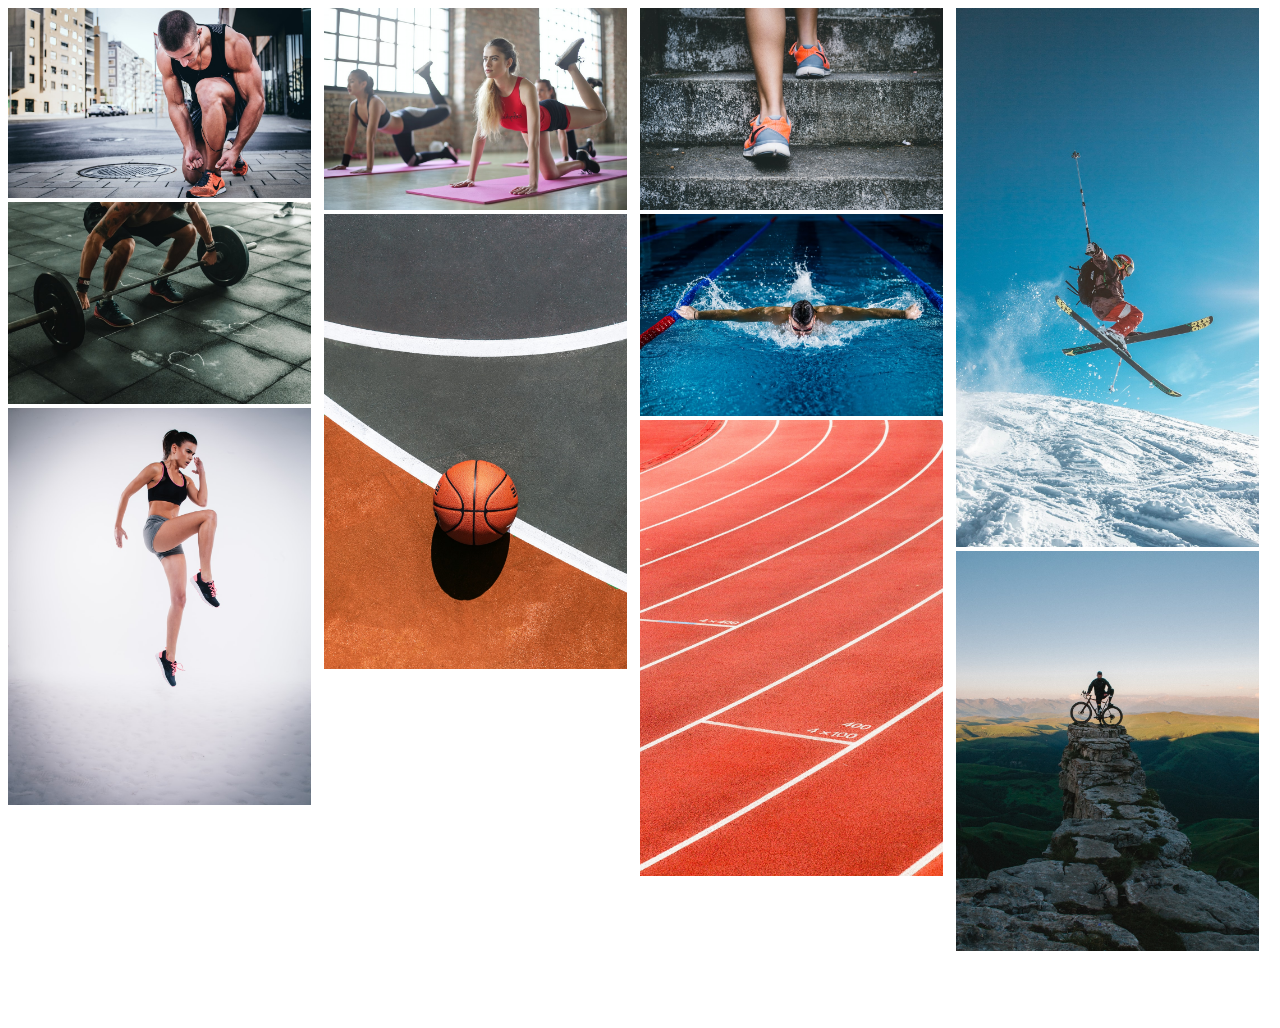
<file: ex01/src/index.html>
<!DOCTYPE html>
<html>
    <head>
        <title>Image Gallery</title>
        <link rel="stylesheet" href="../styles/index.css">
    </head>
    <body>
        <div class="column">
            <div class="imageAndTextStyle">
                <img src="../images/img1.jpg" width="100%"/>
                <div><button id="modalBtn" class="button"><h1>Marathon</h1></button></div>
            </div>
            <div class="imageAndTextStyle">
                <img src="../images/img5.jpg" width="100%"/>
                <div><button id="modalBtn" class="button"><h1>Weight Lifting</h1></button></div>
            </div>
            <div class="imageAndTextStyle">
                <img src="../images/img8.jpg" width="100%"/>
                <div><button id="modalBtn" class="button"><h1>Jogging</h1></button></div>
            </div>
        </div>
        <div class="column">
            <div class="imageAndTextStyle">
                <img src="../images/img2.jpg" width="100%"/>
                <div><button id="modalBtn" class="button"><h1>Gymnastics</h1></button></div>
            </div>
            <div class="imageAndTextStyle">
                <img src="../images/img6.jpg" width="100%"/>
                <div><button id="modalBtn" class="button"><h1>Basketball</h1></button></div>
            </div>
        </div>
        <div class="column">
            <div class="imageAndTextStyle">
                <img src="../images/img3.jpg" width="100%"/>
                <div><button id="modalBtn" class="button"><h1>Climbing</h1></button></div>
            </div>
            <div class="imageAndTextStyle">
                <img src="../images/img7.jpg" width="100%"/>
                <div><button id="modalBtn" class="button"><h1>Swimming</h1></button></div>
            </div>
            <div class="imageAndTextStyle">
                <img src="../images/img9.jpg" width="100%"/>
                <div><button id="modalBtn" class="button"><h1>Running</h1></button></div>
            </div>
        </div>
        <div class="column">
            <div class="imageAndTextStyle">
                <img src="../images/img4.jpg" width="100%"/>
                <div><button id="modalBtn" class="button"><h1>Skiing</h1></button></div>
            </div>
            <div class="imageAndTextStyle">
                <img src="../images/img10.jpg" width="100%"/>
                <div><button id="modalBtn" class="button"><h1>Cycling</h1></button></div>
            </div>
        </div>
        <div id="myModal" class="modal">
            <div class="modal-content">
                <span class="closeBtn">&times;</span>
                <iframe width="100%" height="100%" src="image01.html"></iframe>
            </div>
        </div>
        <div id="myModal" class="modal">
            <div class="modal-content">
                <span class="closeBtn">&times;</span>
                <iframe width="100%" height="100%" src="image05.html"></iframe>
            </div>
        </div>
        <div id="myModal" class="modal">
            <div class="modal-content">
                <span class="closeBtn">&times;</span>
                <iframe width="100%" height="100%" src="image08.html"></iframe>
            </div>
        </div>
        <div id="myModal" class="modal">
            <div class="modal-content">
                <span class="closeBtn">&times;</span>
                <iframe width="100%" height="100%" src="image02.html"></iframe>
            </div>
        </div>
        <div id="myModal" class="modal">
            <div class="modal-content">
                <span class="closeBtn">&times;</span>
                <iframe width="100%" height="100%" src="image06.html"></iframe>
            </div>
        </div>
        <div id="myModal" class="modal">
            <div class="modal-content">
                <span class="closeBtn">&times;</span>
                <iframe width="100%" height="100%" src="image03.html"></iframe>
            </div>
        </div>
        <div id="myModal" class="modal">
            <div class="modal-content">
                <span class="closeBtn">&times;</span>
                <iframe width="100%" height="100%" src="image07.html"></iframe>
            </div>
        </div>
        <div id="myModal" class="modal">
            <div class="modal-content">
                <span class="closeBtn">&times;</span>
                <iframe width="100%" height="100%" src="image09.html"></iframe>
            </div>
        </div>
        <div id="myModal" class="modal">
            <div class="modal-content">
                <span class="closeBtn">&times;</span>
                <iframe width="100%" height="100%" src="image04.html"></iframe>
            </div>
        </div>
        <div id="myModal" class="modal">
            <div class="modal-content">
                <span class="closeBtn">&times;</span>
                <iframe width="100%" height="100%" src="image10.html"></iframe>
            </div>
        </div>
        <script src="../scripts/index.js"></script>
    </body>
</html>
</file>
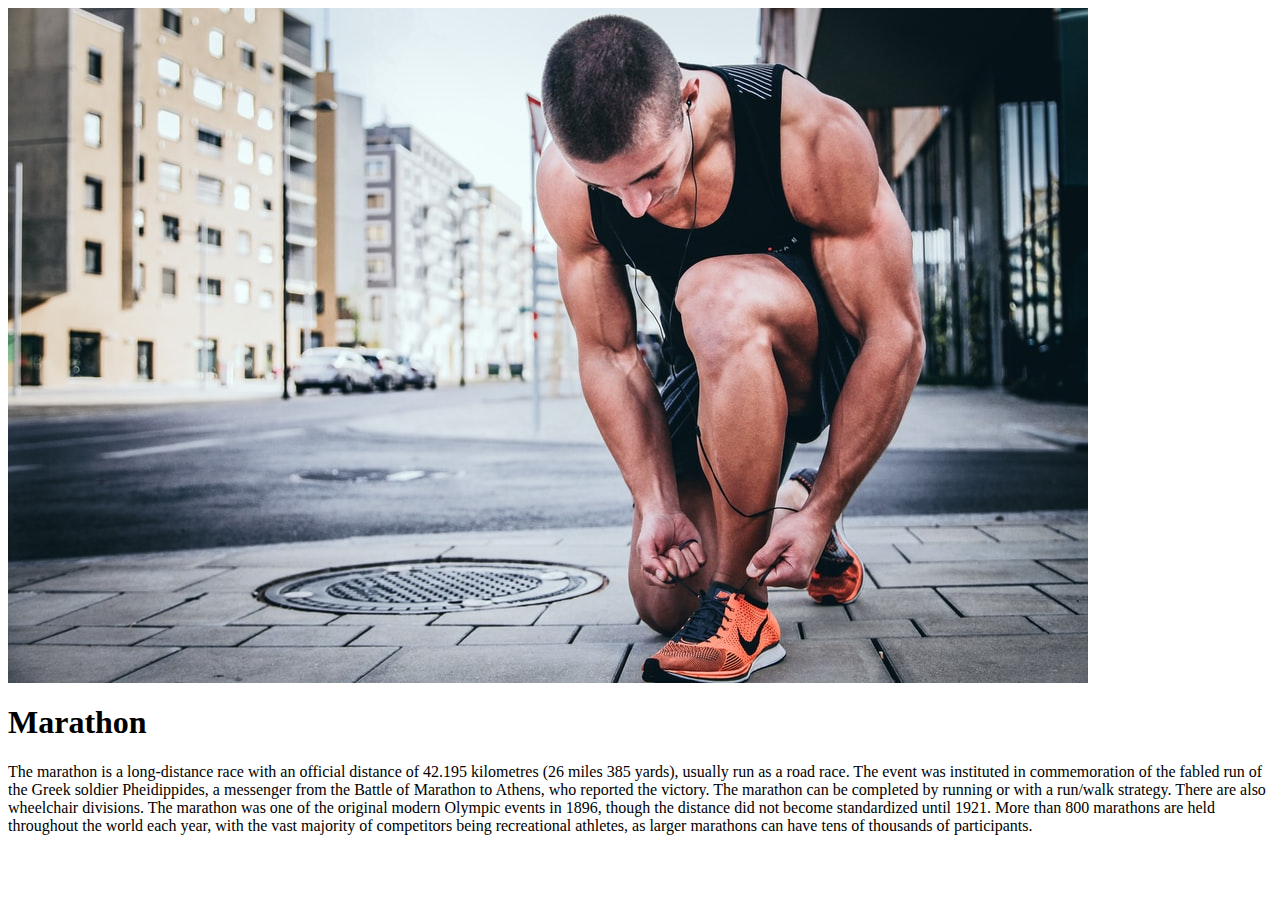
<file: ex01/src/image01.html>
<html>
    <head>
    </head>
    <body>
        <img src="../images/img1.jpg"/>
        <h1>Marathon</h1>
        <p>
            The marathon is a long-distance race with an official distance of 42.195 kilometres (26 miles 385 yards), 
            usually run as a road race. The event was instituted in commemoration of the fabled run of the Greek soldier 
            Pheidippides, a messenger from the Battle of Marathon to Athens, who reported the victory. The marathon can 
            be completed by running or with a run/walk strategy. There are also wheelchair divisions.
            
            The marathon was one of the original modern Olympic events in 1896, though the distance did not become 
            standardized until 1921. More than 800 marathons are held throughout the world each year, with the vast 
            majority of competitors being recreational athletes, as larger marathons can have tens of thousands of 
            participants.
        </p>
    </body>
</html>
</file>
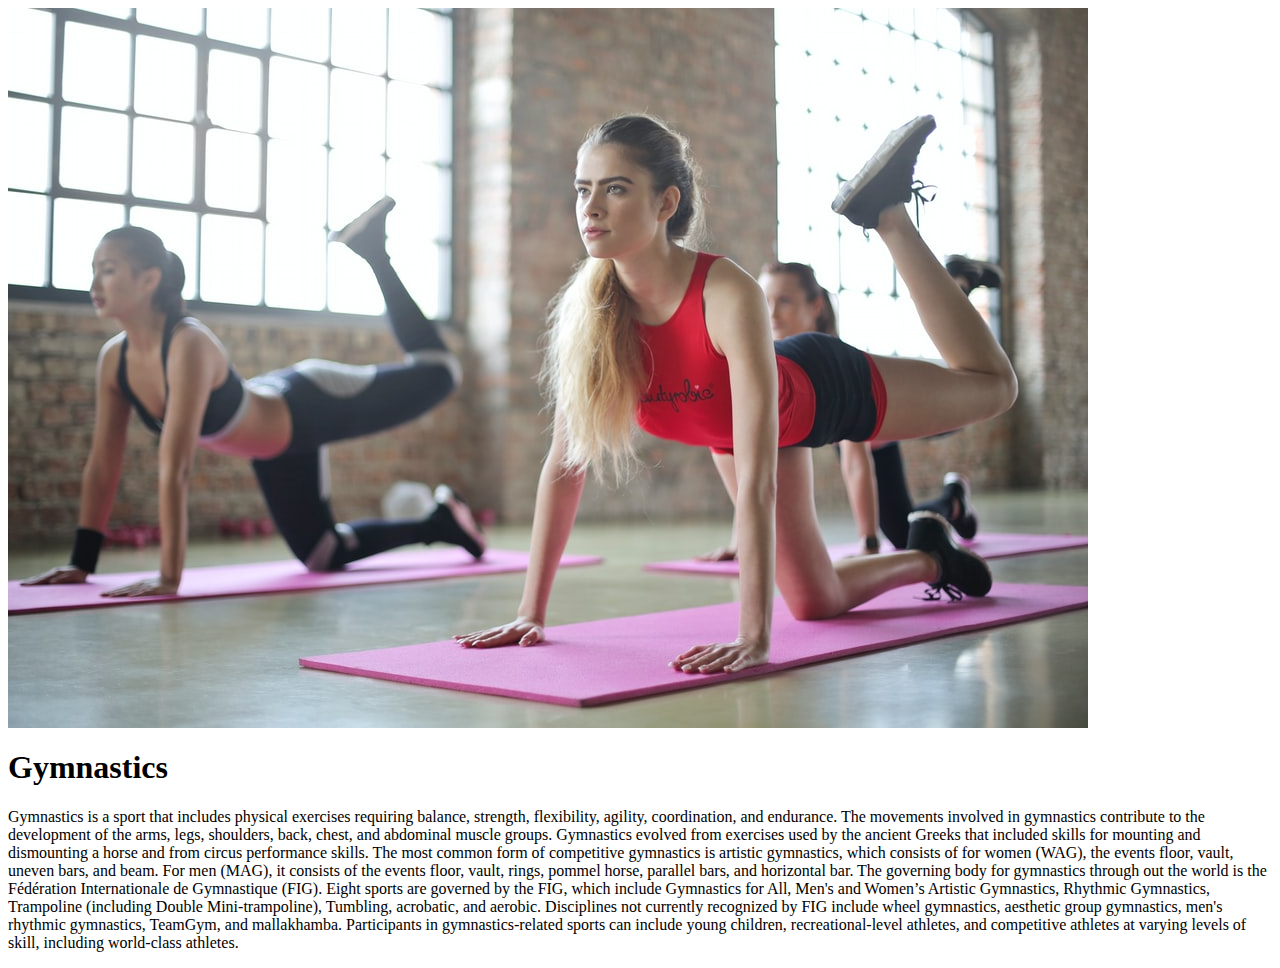
<file: ex01/src/image02.html>
<html>
    <head>
    </head>
    <body>
        <img src="../images/img2.jpg"/>
        <h1>Gymnastics</h1>
        <p>
            Gymnastics is a sport that includes physical exercises requiring balance, strength, flexibility, agility, 
            coordination, and endurance. The movements involved in gymnastics contribute to the development of the arms, 
            legs, shoulders, back, chest, and abdominal muscle groups. Gymnastics evolved from exercises used by the 
            ancient Greeks that included skills for mounting and dismounting a horse and from circus performance skills.

            The most common form of competitive gymnastics is artistic gymnastics, which consists of for women (WAG), 
            the events floor, vault, uneven bars, and beam. For men (MAG), it consists of the events floor, vault, 
            rings, pommel horse, parallel bars, and horizontal bar. The governing body for gymnastics through out the 
            world is the Fédération Internationale de Gymnastique (FIG). Eight sports are governed by the FIG, which 
            include Gymnastics for All, Men's and Women’s Artistic Gymnastics, Rhythmic Gymnastics, Trampoline 
            (including Double Mini-trampoline), Tumbling, acrobatic, and aerobic. Disciplines not currently recognized 
            by FIG include wheel gymnastics, aesthetic group gymnastics, men's rhythmic gymnastics, TeamGym, and 
            mallakhamba.

            Participants in gymnastics-related sports can include young children, recreational-level athletes, and 
            competitive athletes at varying levels of skill, including world-class athletes.
        </p>
    </body>
</html>
</file>
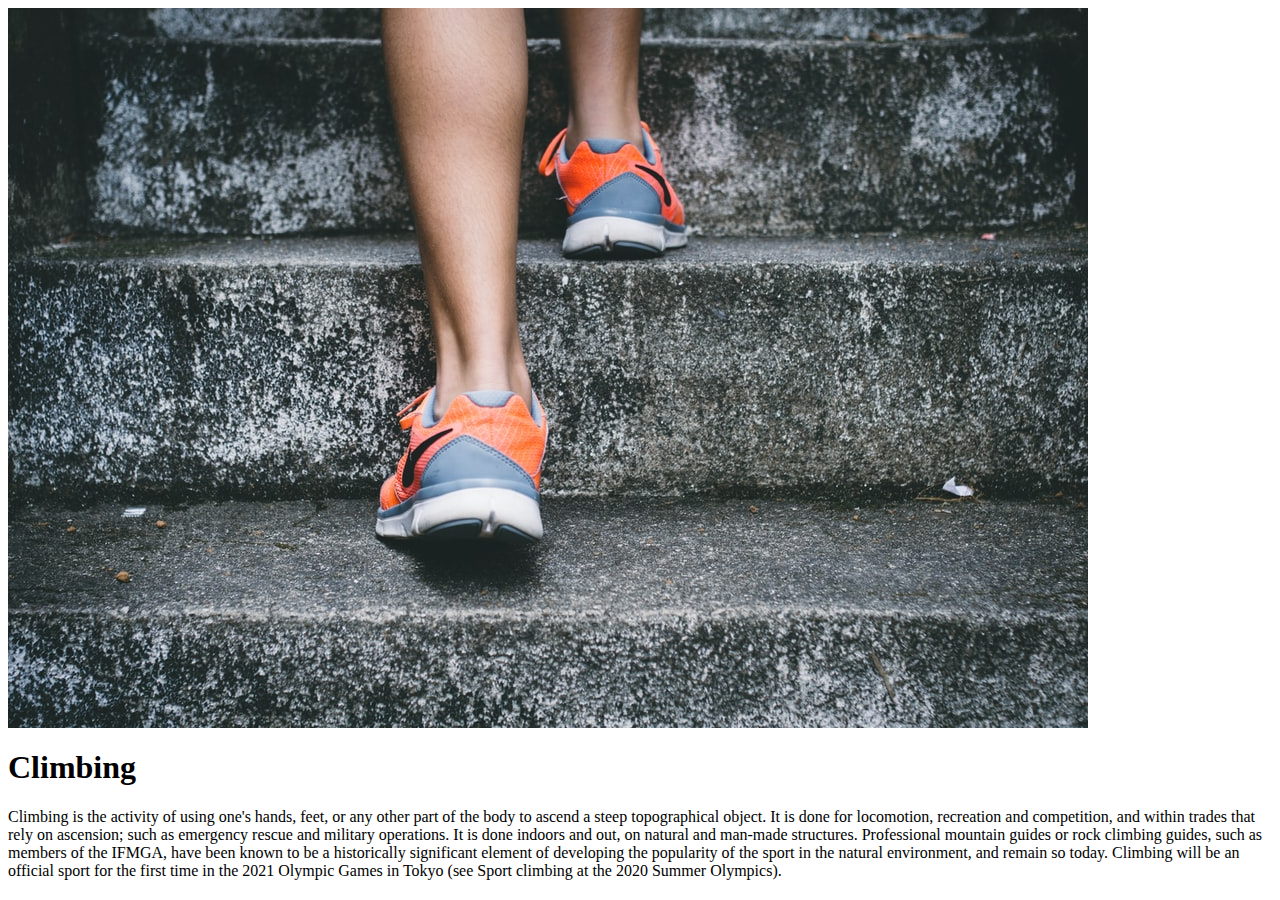
<file: ex01/src/image03.html>
<html>
    <head>
    </head>
    <body>
        <img src="../images/img3.jpg"/>
        <h1>Climbing</h1>
        <p>
            Climbing is the activity of using one's hands, feet, or any other part of the body to ascend a steep 
            topographical object. It is done for locomotion, recreation and competition, and within trades that 
            rely on ascension; such as emergency rescue and military operations. It is done indoors and out, on 
            natural and man-made structures.

            Professional mountain guides or rock climbing guides, such as members of the IFMGA, have been known 
            to be a historically significant element of developing the popularity of the sport in the natural 
            environment, and remain so today.

            Climbing will be an official sport for the first time in the 2021 Olympic Games in Tokyo (see Sport 
            climbing at the 2020 Summer Olympics).
        </p>
    </body>
</html>
</file>
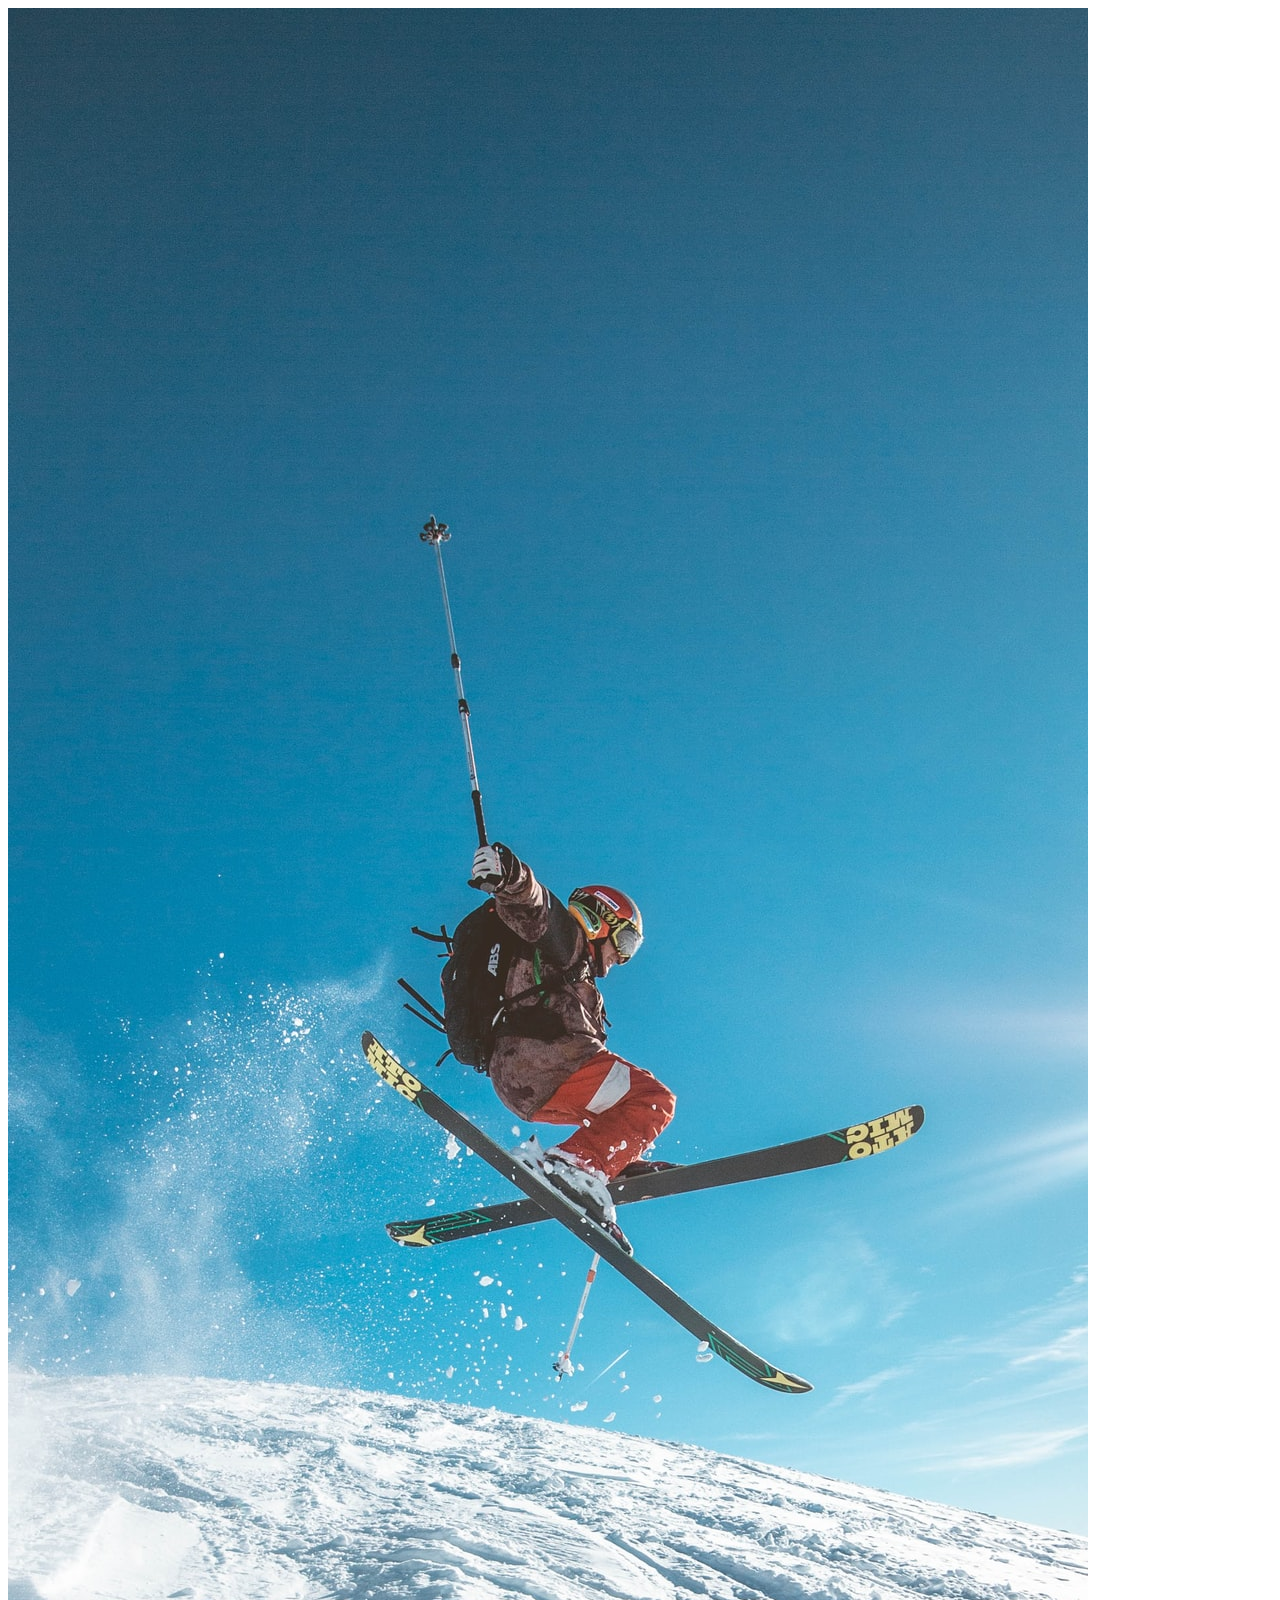
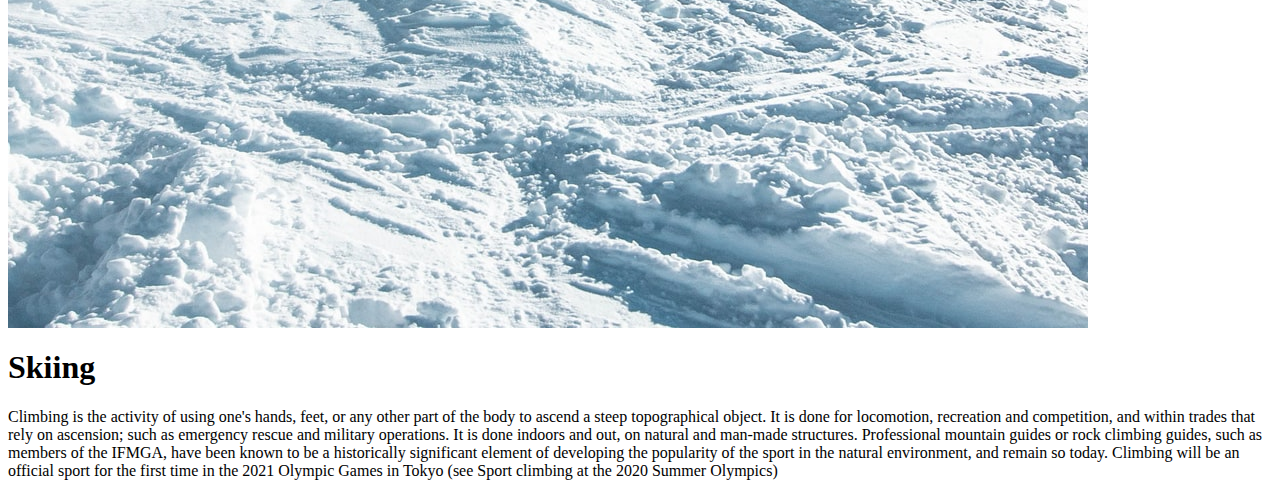
<file: ex01/src/image04.html>
<html>
    <head>
    </head>
    <body>
        <img src="../images/img4.jpg"/>
        <h1>Skiing</h1>
        <p>
            Climbing is the activity of using one's hands, feet, or any other part of the body to ascend a steep 
            topographical object. It is done for locomotion, recreation and competition, and within trades that 
            rely on ascension; such as emergency rescue and military operations. It is done indoors and out, on 
            natural and man-made structures.

            Professional mountain guides or rock climbing guides, such as members of the IFMGA, have been known 
            to be a historically significant element of developing the popularity of the sport in the natural 
            environment, and remain so today.

            Climbing will be an official sport for the first time in the 2021 Olympic Games in Tokyo (see Sport 
            climbing at the 2020 Summer Olympics)
        </p>
    </body>
</html>
</file>
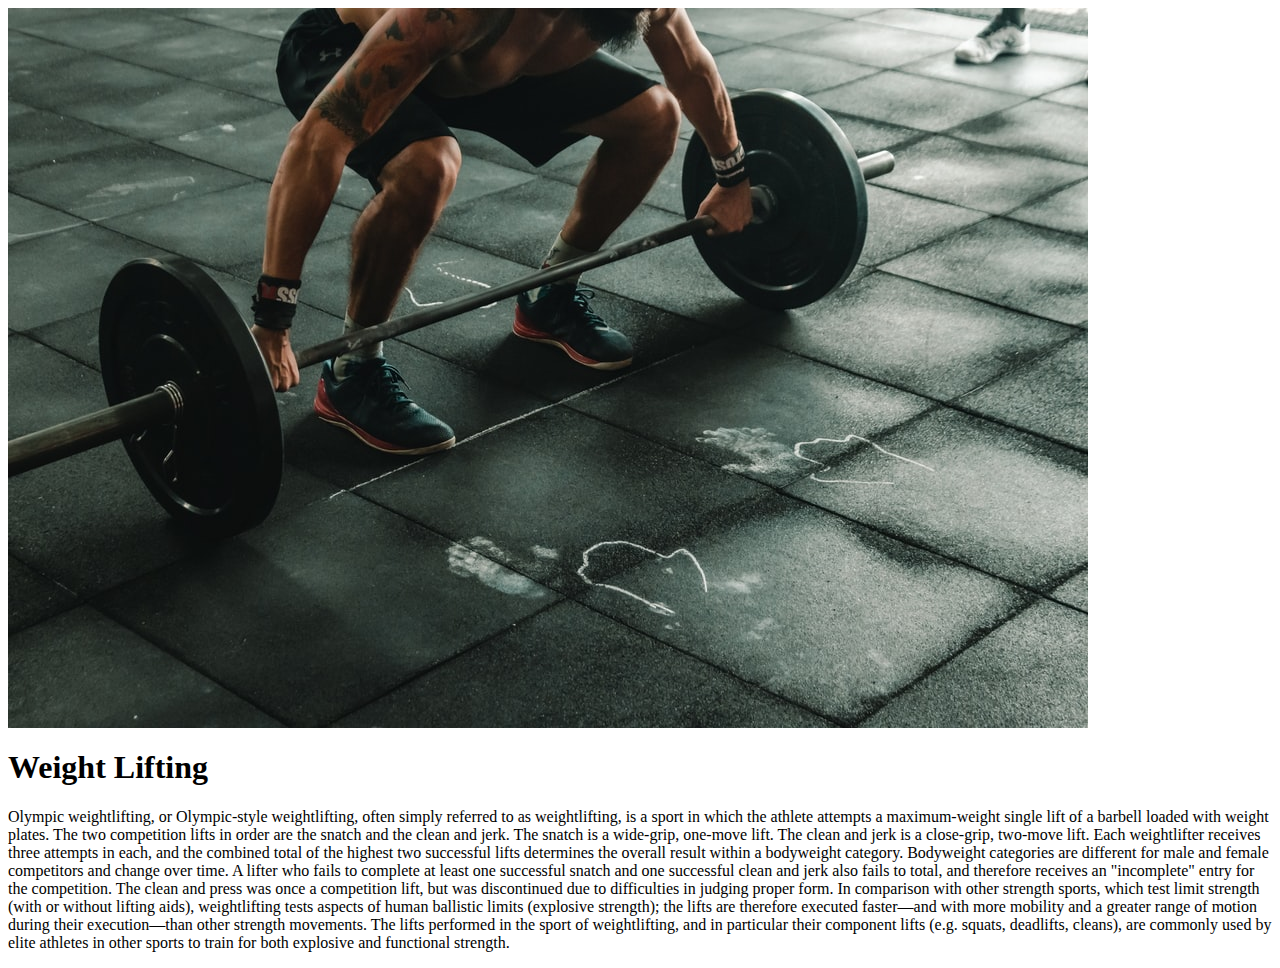
<file: ex01/src/image05.html>
<html>
    <head>
    </head>
    <body>
        <img src="../images/img5.jpg"/>
        <h1>Weight Lifting</h1>
        <p>
            Olympic weightlifting, or Olympic-style weightlifting, often simply referred to as weightlifting, is a 
            sport in which the athlete attempts a maximum-weight single lift of a barbell loaded with weight plates.

            The two competition lifts in order are the snatch and the clean and jerk. The snatch is a wide-grip, 
            one-move lift. The clean and jerk is a close-grip, two-move lift. Each weightlifter receives three 
            attempts in each, and the combined total of the highest two successful lifts determines the overall 
            result within a bodyweight category. Bodyweight categories are different for male and female competitors 
            and change over time. A lifter who fails to complete at least one successful snatch and one successful 
            clean and jerk also fails to total, and therefore receives an "incomplete" entry for the competition. 
            The clean and press was once a competition lift, but was discontinued due to difficulties in judging 
            proper form.

            In comparison with other strength sports, which test limit strength (with or without lifting aids), 
            weightlifting tests aspects of human ballistic limits (explosive strength); the lifts are therefore 
            executed faster—and with more mobility and a greater range of motion during their execution—than other 
            strength movements.

            The lifts performed in the sport of weightlifting, and in particular their component lifts (e.g. squats, 
            deadlifts, cleans), are commonly used by elite athletes in other sports to train for both explosive and 
            functional strength.
        </p>
    </body>
</html>
</file>
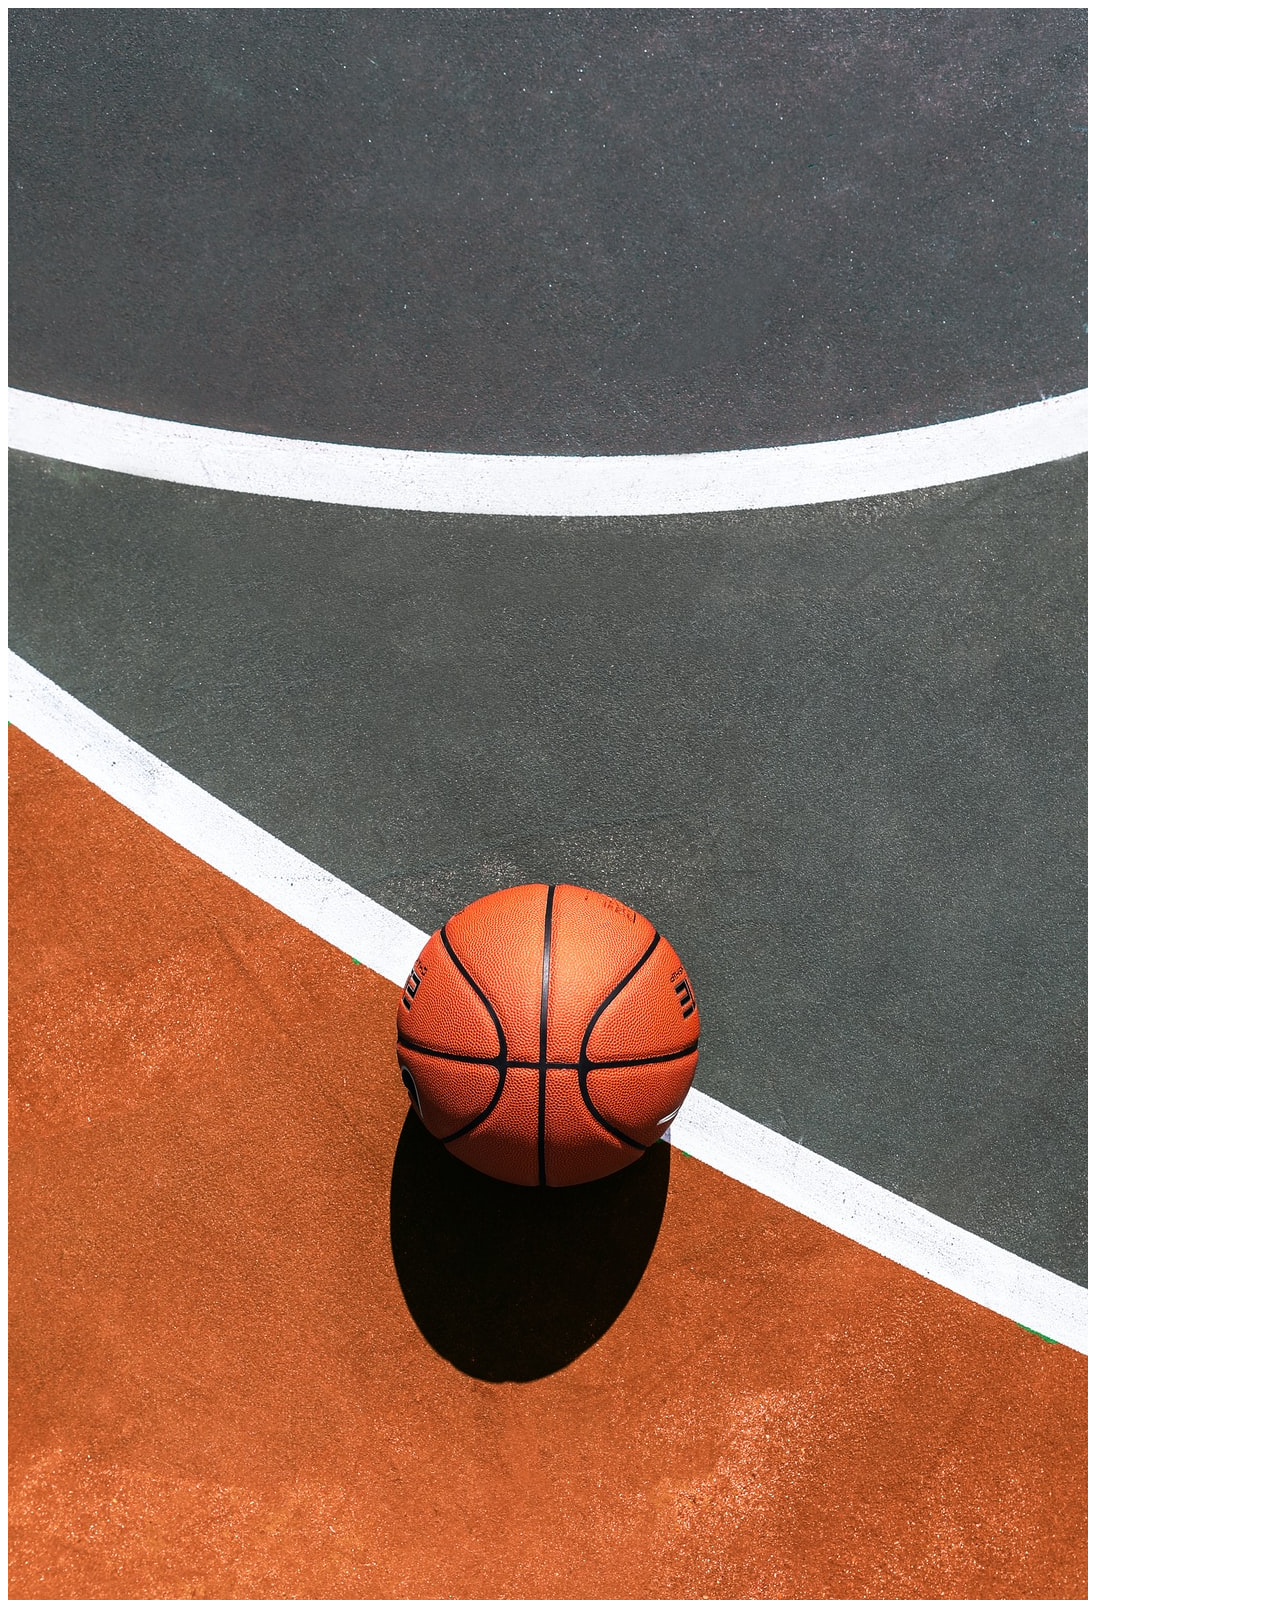
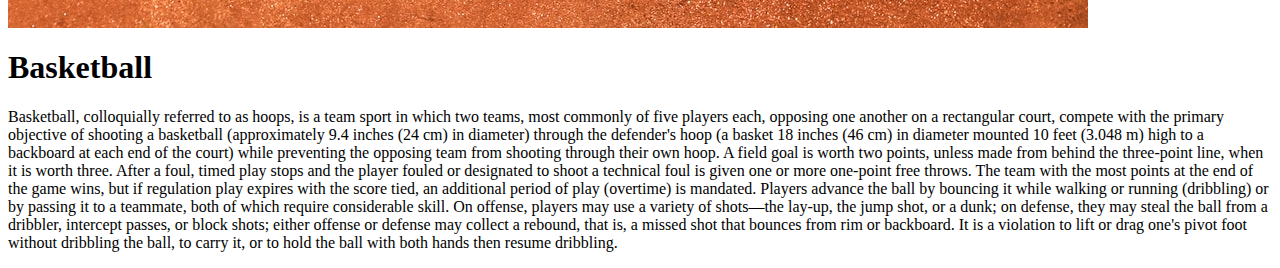
<file: ex01/src/image06.html>
<html>
    <head>
    </head>
    <body>
        <img src="../images/img6.jpg"/>
        <h1>Basketball</h1>
        <p>
            Basketball, colloquially referred to as hoops, is a team sport in which two teams, most commonly of 
            five players each, opposing one another on a rectangular court, compete with the primary objective 
            of shooting a basketball (approximately 9.4 inches (24 cm) in diameter) through the defender's hoop 
            (a basket 18 inches (46 cm) in diameter mounted 10 feet (3.048 m) high to a backboard at each end of 
            the court) while preventing the opposing team from shooting through their own hoop. A field goal is 
            worth two points, unless made from behind the three-point line, when it is worth three. After a foul, 
            timed play stops and the player fouled or designated to shoot a technical foul is given one or more 
            one-point free throws. The team with the most points at the end of the game wins, but if regulation 
            play expires with the score tied, an additional period of play (overtime) is mandated.

            Players advance the ball by bouncing it while walking or running (dribbling) or by passing it to a 
            teammate, both of which require considerable skill. On offense, players may use a variety of shots—the 
            lay-up, the jump shot, or a dunk; on defense, they may steal the ball from a dribbler, intercept passes, 
            or block shots; either offense or defense may collect a rebound, that is, a missed shot that bounces 
            from rim or backboard. It is a violation to lift or drag one's pivot foot without dribbling the ball, 
            to carry it, or to hold the ball with both hands then resume dribbling.
        </p>
    </body>
</html>
</file>
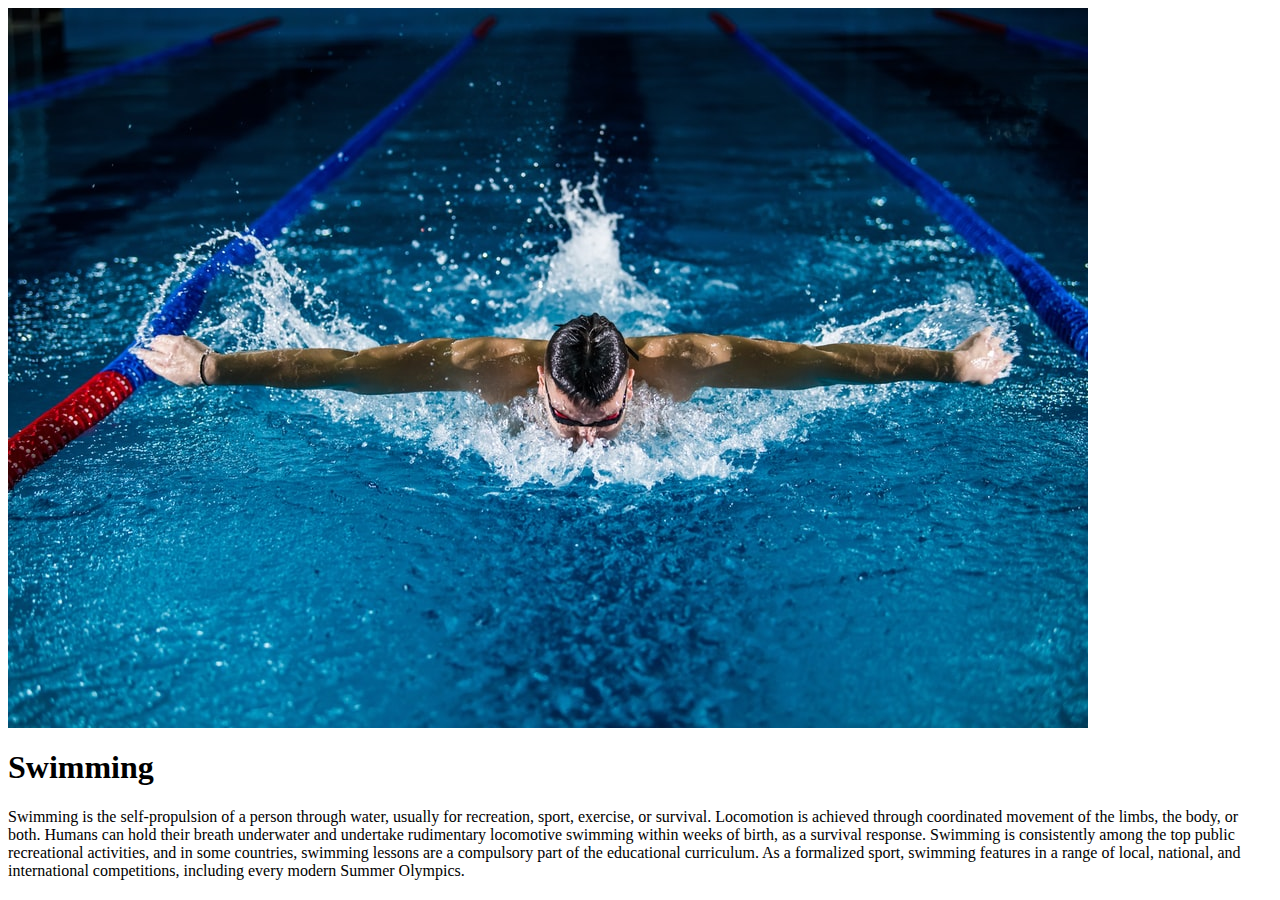
<file: ex01/src/image07.html>
<html>
    <head>
    </head>
    <body>
        <img src="../images/img7.jpg"/>
        <h1>Swimming</h1>
        <p>
            Swimming is the self-propulsion of a person through water, usually for recreation, sport, exercise, 
            or survival. Locomotion is achieved through coordinated movement of the limbs, the body, or both. 
            Humans can hold their breath underwater and undertake rudimentary locomotive swimming within weeks 
            of birth, as a survival response.

            Swimming is consistently among the top public recreational activities, and in some countries, 
            swimming lessons are a compulsory part of the educational curriculum. As a formalized sport, 
            swimming features in a range of local, national, and international competitions, including every 
            modern Summer Olympics.
        </p>
    </body>
</html>
</file>
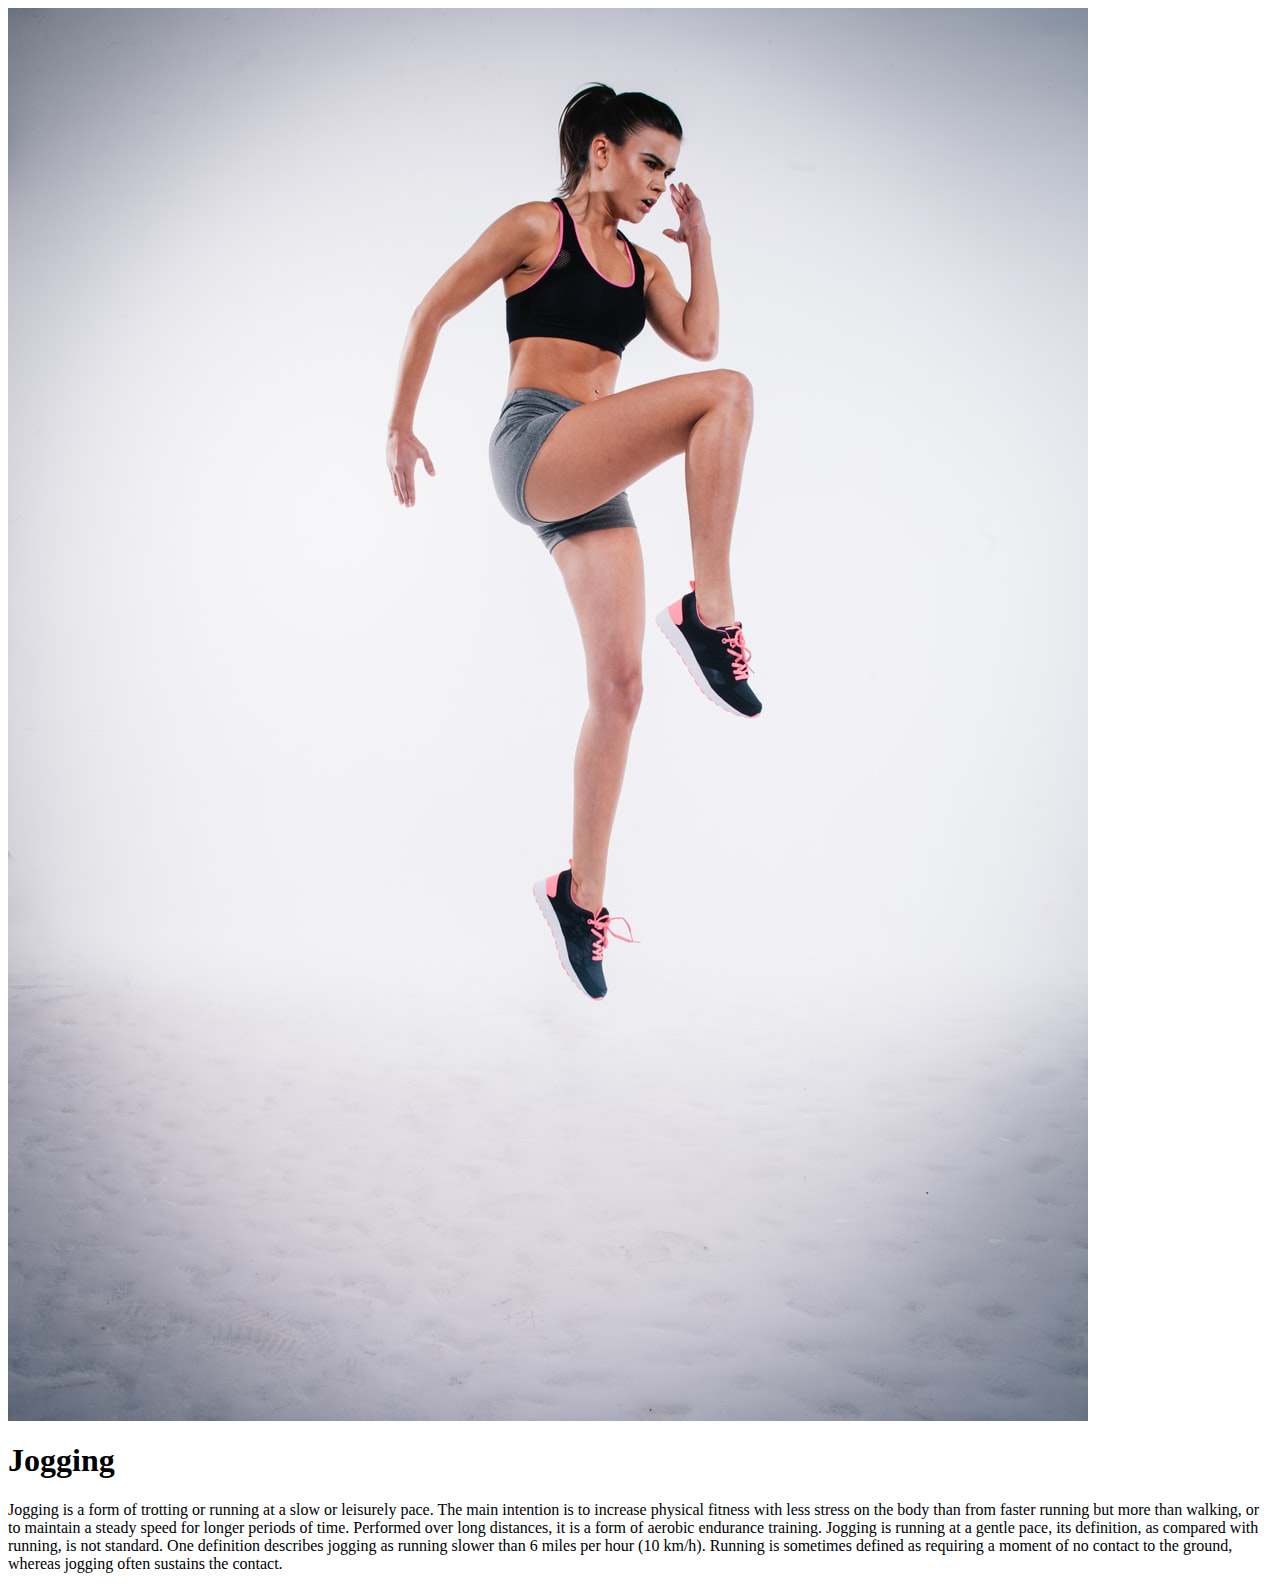
<file: ex01/src/image08.html>
<html>
    <head>
    </head>
    <body>
        <img src="../images/img8.jpg"/>
        <h1>Jogging</h1>
        <p>
            Jogging is a form of trotting or running at a slow or leisurely pace. The main intention is to 
            increase physical fitness with less stress on the body than from faster running but more than 
            walking, or to maintain a steady speed for longer periods of time. Performed over long distances, 
            it is a form of aerobic endurance training.

            Jogging is running at a gentle pace, its definition, as compared with running, is not standard. 
            One definition describes jogging as running slower than 6 miles per hour (10 km/h). Running is 
            sometimes defined as requiring a moment of no contact to the ground, whereas jogging often sustains 
            the contact.
        </p>
    </body>
</html>
</file>
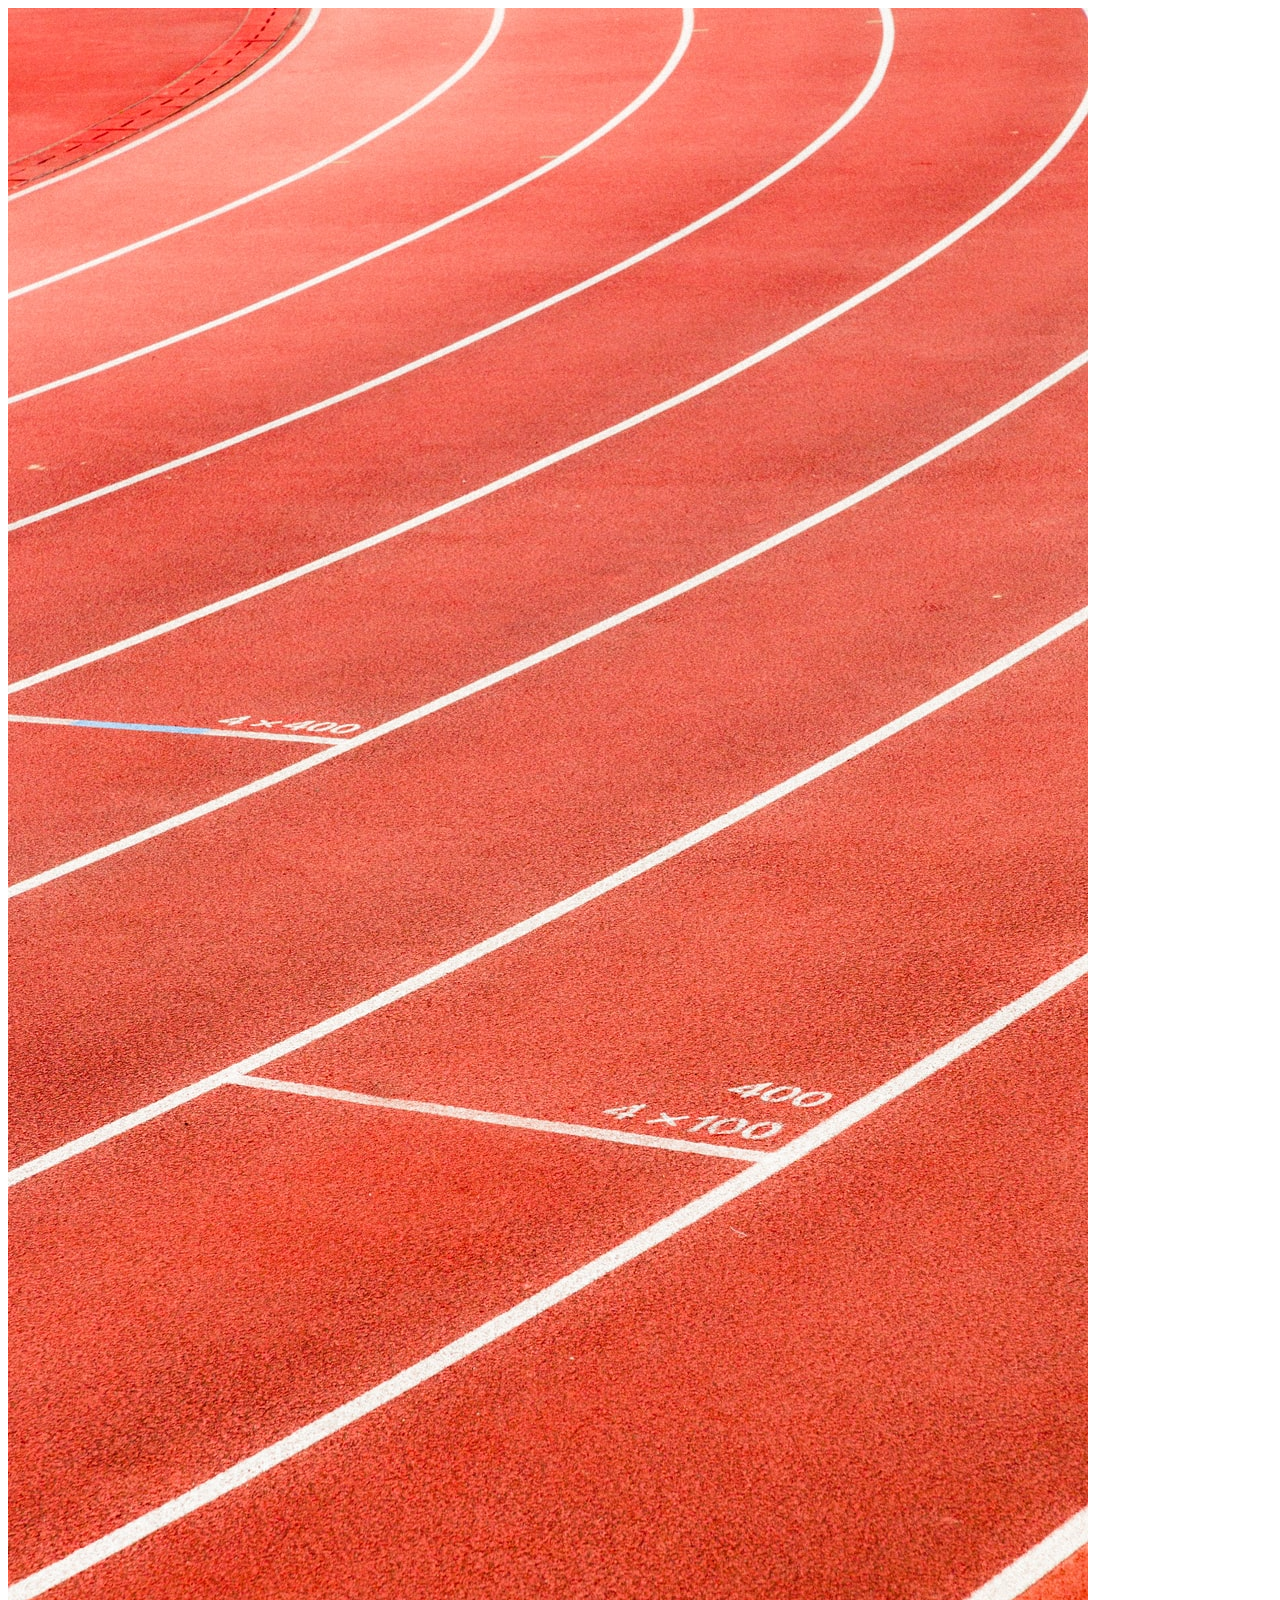
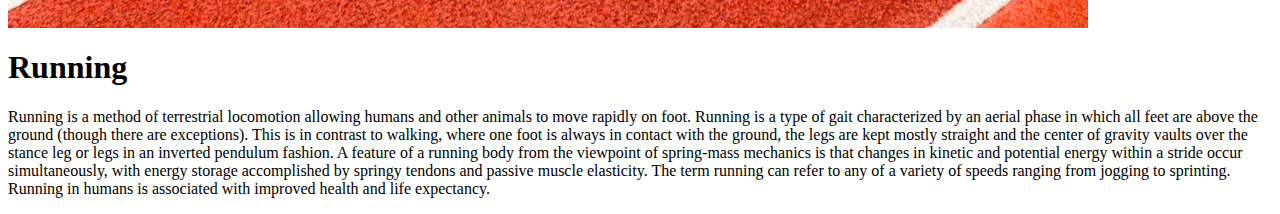
<file: ex01/src/image09.html>
<html>
    <head>
    </head>
    <body>
        <img src="../images/img9.jpg"/>
        <h1>Running</h1>
        <p>
            Running is a method of terrestrial locomotion allowing humans and other animals to move rapidly on foot. 
            Running is a type of gait characterized by an aerial phase in which all feet are above the ground 
            (though there are exceptions). This is in contrast to walking, where one foot is always in contact with 
            the ground, the legs are kept mostly straight and the center of gravity vaults over the stance leg or 
            legs in an inverted pendulum fashion. A feature of a running body from the viewpoint of spring-mass 
            mechanics is that changes in kinetic and potential energy within a stride occur simultaneously, with 
            energy storage accomplished by springy tendons and passive muscle elasticity. The term running can refer 
            to any of a variety of speeds ranging from jogging to sprinting.

            Running in humans is associated with improved health and life expectancy.
        </p>
    </body>
</html>
</file>
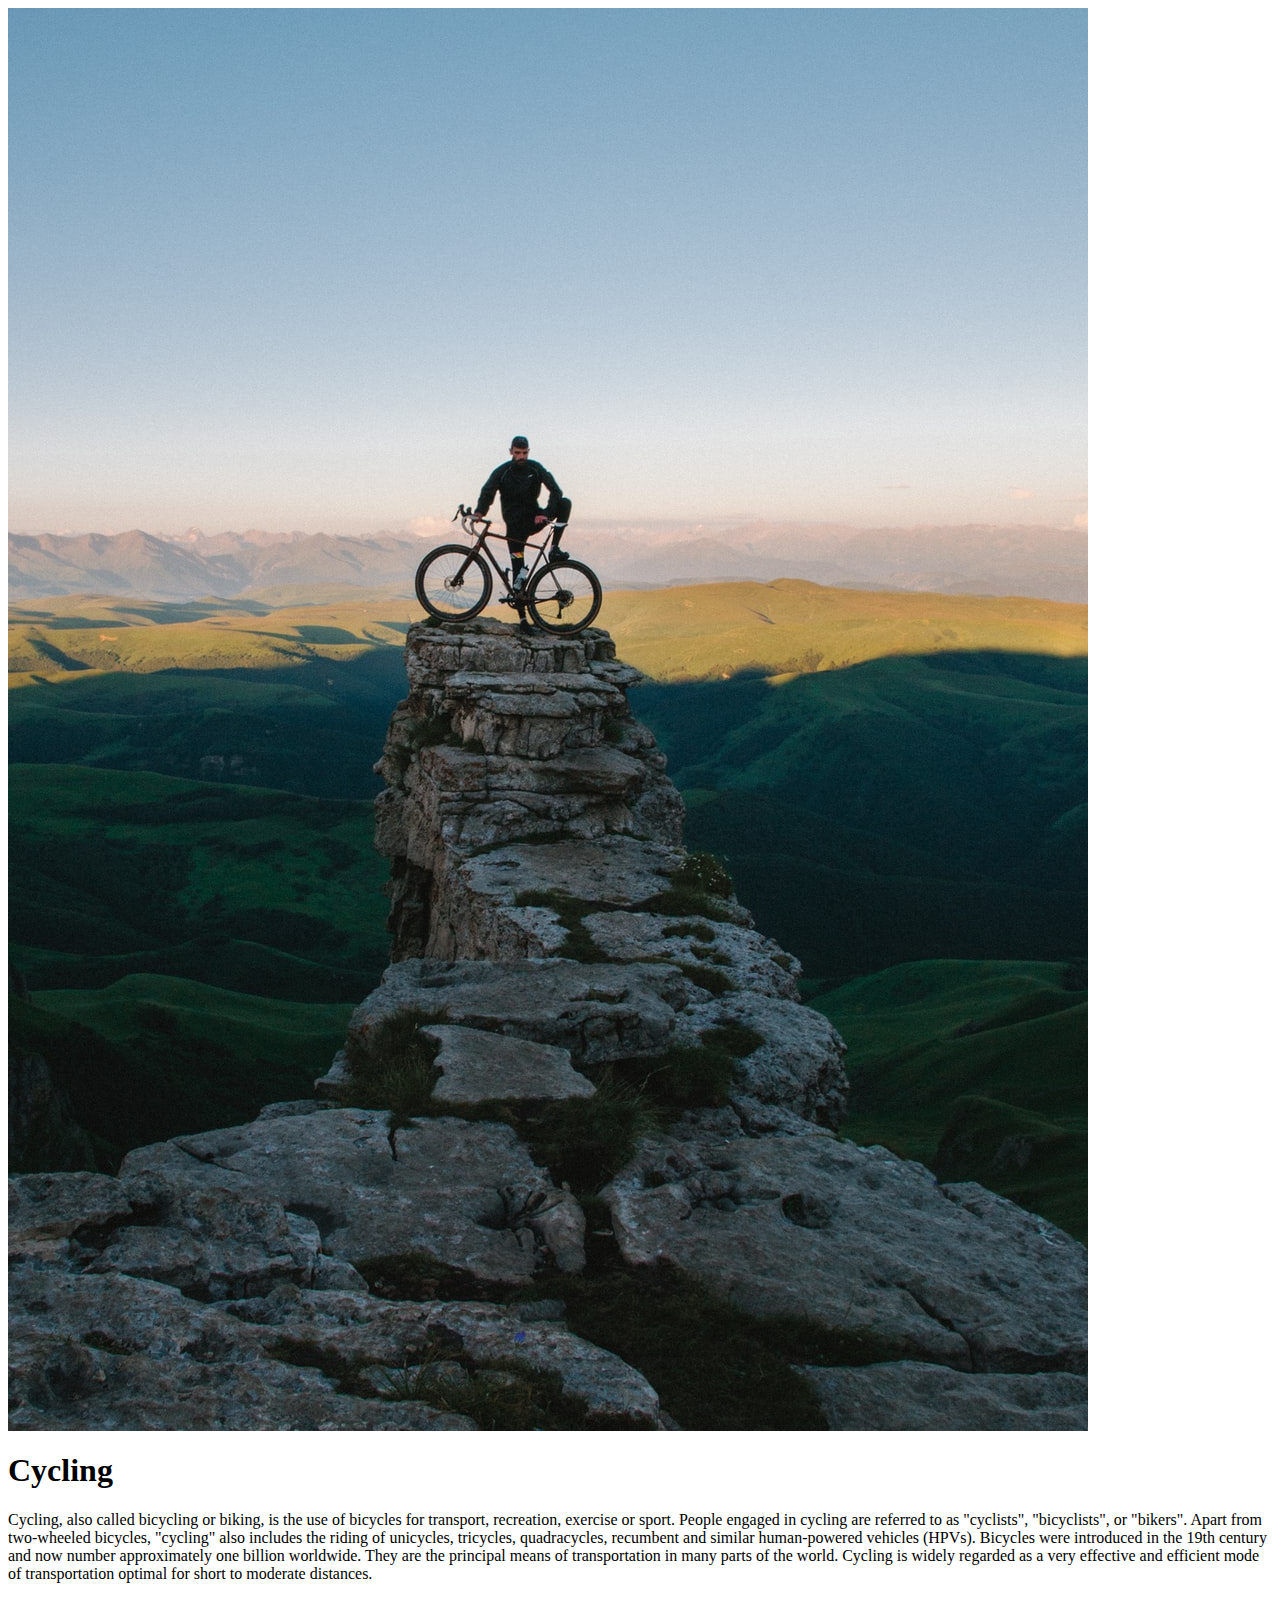
<file: ex01/src/image10.html>
<html>
    <head>
    </head>
    <body>
        <img src="../images/img10.jpg"/>
        <h1>Cycling</h1>
        <p>
            Cycling, also called bicycling or biking, is the use of bicycles for transport, recreation, 
            exercise or sport. People engaged in cycling are referred to as "cyclists", "bicyclists", or 
            "bikers". Apart from two-wheeled bicycles, "cycling" also includes the riding of unicycles, 
            tricycles, quadracycles, recumbent and similar human-powered vehicles (HPVs).

            Bicycles were introduced in the 19th century and now number approximately one billion worldwide. 
            They are the principal means of transportation in many parts of the world.

            Cycling is widely regarded as a very effective and efficient mode of transportation optimal for 
            short to moderate distances.
        </p>
    </body>
</html>
</file>
<file: ex01/styles/index.css>
.column {
    float: left;
    width: 24%;
    height: 25%;
    padding-right: 1%;
}

.imageAndTextStyle {
    position: relative;
}

.imageAndTextStyle div {
    visibility: hidden;
    position: absolute;
    color: white;
}

.imageAndTextStyle:hover div {
    visibility: visible;
    background: black;
    top: 0.01%;
    width: 100%;
    height: 100%;
    opacity: 0.5;
    vertical-align: bottom;
}

.modal {
    display: none;
    position: fixed;
    z-index: 1;
    left:0;
    top:0;
    height:100%;
    width: 100%;
    overflow: auto;
    background-color: rgba(0,0,0,0.5);
}

.modal-content {
    position: relative;
    background-color: #f4f4f4;
    margin: 20% auto;
    padding: 20px;
    width: 80%;
    height: 100%;
    box-shadow: 0 5px 8px 0 rgba(0,0,0,0.2),0 7px 20px 0 rgba(0,0,0,0.17);
}

.closeBtn {
    color: #ccc;
    float: right;
    font-size: 30px;
}

.closeBtn:hover,.closeBtn:focus {
    color:#000;
    text-decoration: none;
    cursor: pointer;
}

.button {
    padding: 1px;
}
</file>
